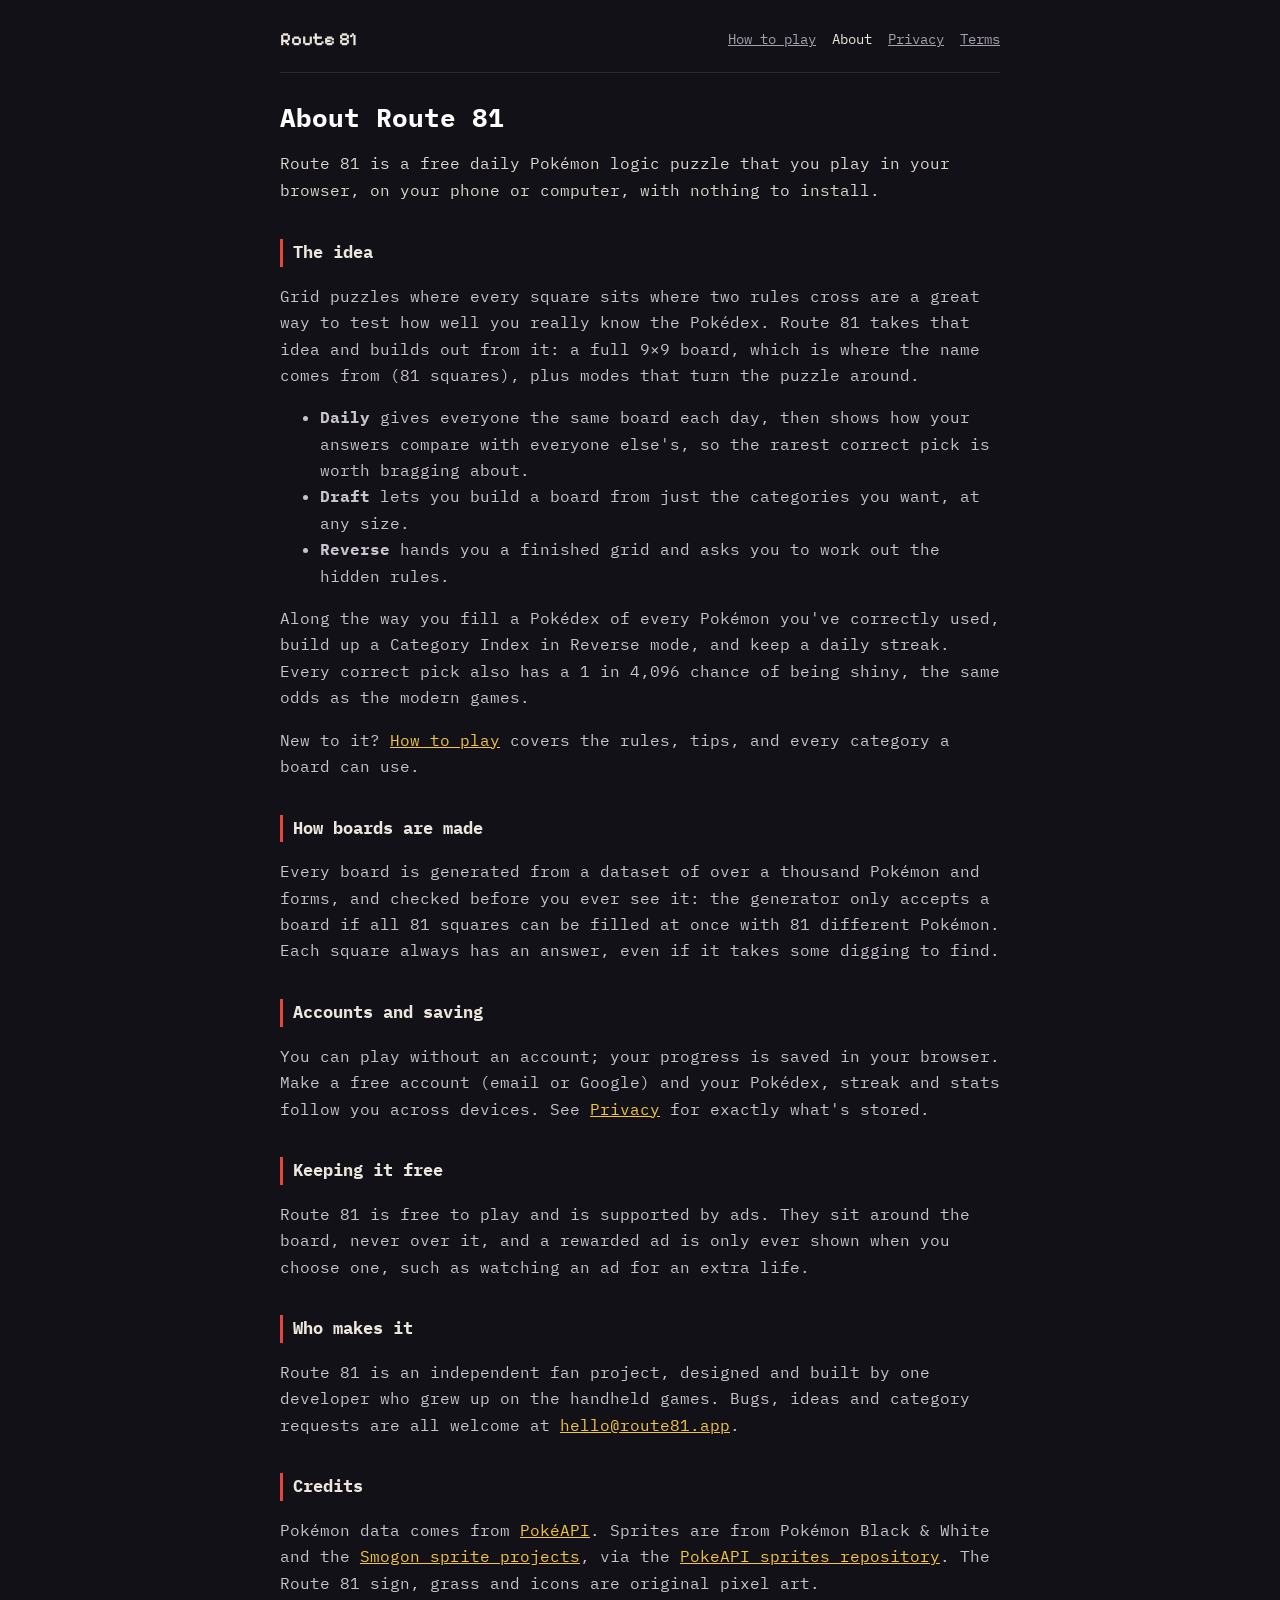
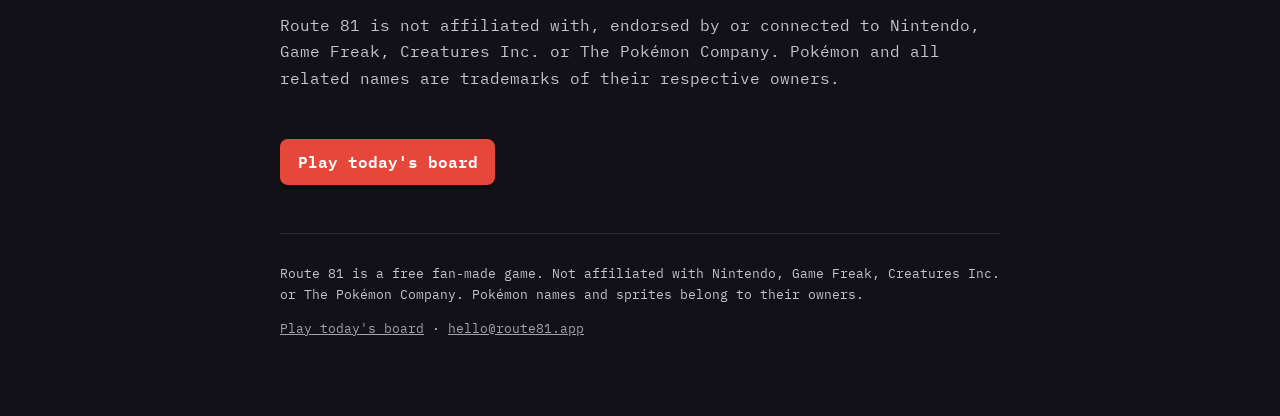
<file: frontend/about.html>
<!doctype html>
<html lang="en">
  <head>
    <meta charset="UTF-8" />
    <meta name="viewport" content="width=device-width, initial-scale=1.0" />
    <meta name="theme-color" content="#121117" />
    <title>About · Route 81</title>
    <meta name="description" content="Route 81 is a free daily Pokémon logic grid: 81 squares, three modes, a Pokédex to fill. Here&#x27;s what it is and who makes it." />
    <link rel="canonical" href="https://route81.app/about.html" />
    <meta property="og:site_name" content="Route 81" />
    <meta property="og:title" content="About · Route 81" />
    <meta property="og:description" content="Route 81 is a free daily Pokémon logic grid: 81 squares, three modes, a Pokédex to fill. Here&#x27;s what it is and who makes it." />
    <meta property="og:image" content="https://route81.app/brand/og-image.png" />
    <meta name="twitter:card" content="summary_large_image" />
    <link rel="icon" href="/favicon.ico" sizes="48x48" />
    <link rel="icon" type="image/png" sizes="32x32" href="/brand/favicon-32.png" />
    <link rel="icon" type="image/png" sizes="16x16" href="/brand/favicon-16.png" />
    <link rel="apple-touch-icon" href="/brand/apple-touch-icon.png" />
    <link rel="manifest" href="/site.webmanifest" />
    <link rel="preconnect" href="https://fonts.googleapis.com" />
    <link rel="preconnect" href="https://fonts.gstatic.com" crossorigin />
    <link href="https://fonts.googleapis.com/css2?family=IBM+Plex+Mono:wght@400;500;600&family=Pixelify+Sans:wght@600&display=swap" rel="stylesheet" />
    <link rel="stylesheet" href="./pages.css" />
  </head>
  <body>
    <main>
      <nav class="page-nav" aria-label="Site"><a class="home" href="/">Route 81</a><a href="./how-to-play.html">How to play</a><a href="./about.html" aria-current="page">About</a><a href="./privacy.html">Privacy</a><a href="./terms.html">Terms</a></nav>
      <h1>About Route 81</h1>
      <p class="lede">Route 81 is a free daily Pokémon logic puzzle that you play in your browser, on your phone or computer, with nothing to install.</p>

      <h2>The idea</h2>
      <p>Grid puzzles where every square sits where two rules cross are a great way to test how well you really know the Pokédex. Route 81 takes that idea and builds out from it: a full 9×9 board, which is where the name comes from (81 squares), plus modes that turn the puzzle around.</p>
      <ul>
        <li><strong>Daily</strong> gives everyone the same board each day, then shows how your answers compare with everyone else's, so the rarest correct pick is worth bragging about.</li>
        <li><strong>Draft</strong> lets you build a board from just the categories you want, at any size.</li>
        <li><strong>Reverse</strong> hands you a finished grid and asks you to work out the hidden rules.</li>
      </ul>
      <p>Along the way you fill a Pokédex of every Pokémon you've correctly used, build up a Category Index in Reverse mode, and keep a daily streak. Every correct pick also has a 1 in 4,096 chance of being shiny, the same odds as the modern games.</p>
      <p>New to it? <a href="./how-to-play.html">How to play</a> covers the rules, tips, and every category a board can use.</p>

      <h2>How boards are made</h2>
      <p>Every board is generated from a dataset of over a thousand Pokémon and forms, and checked before you ever see it: the generator only accepts a board if all 81 squares can be filled at once with 81 different Pokémon. Each square always has an answer, even if it takes some digging to find.</p>

      <h2>Accounts and saving</h2>
      <p>You can play without an account; your progress is saved in your browser. Make a free account (email or Google) and your Pokédex, streak and stats follow you across devices. See <a href="./privacy.html">Privacy</a> for exactly what's stored.</p>

      <h2>Keeping it free</h2>
      <p>Route 81 is free to play and is supported by ads. They sit around the board, never over it, and a rewarded ad is only ever shown when you choose one, such as watching an ad for an extra life.</p>

      <h2>Who makes it</h2>
      <p>Route 81 is an independent fan project, designed and built by one developer who grew up on the handheld games. Bugs, ideas and category requests are all welcome at <a href="mailto:hello@route81.app">hello@route81.app</a>.</p>

      <h2>Credits</h2>
      <p>Pokémon data comes from <a href="https://pokeapi.co" rel="noopener">PokéAPI</a>. Sprites are from Pokémon Black &amp; White and the <a href="https://www.smogon.com/forums/threads/x-y-sprite-project.3486712/" rel="noopener">Smogon sprite projects</a>, via the <a href="https://github.com/PokeAPI/sprites" rel="noopener">PokeAPI sprites repository</a>. The Route 81 sign, grass and icons are original pixel art.</p>
      <p>Route 81 is not affiliated with, endorsed by or connected to Nintendo, Game Freak, Creatures Inc. or The Pokémon Company. Pokémon and all related names are trademarks of their respective owners.</p>

      <a class="cta" href="/">Play today's board</a>

      <footer class="page-foot">
        <p>Route 81 is a free fan-made game. Not affiliated with Nintendo, Game Freak, Creatures Inc. or The Pokémon Company. Pokémon names and sprites belong to their owners.</p>
        <p><a href="/">Play today's board</a> · <a href="mailto:hello@route81.app">hello@route81.app</a></p>
      </footer>
    </main>
  </body>
</html>
</file>
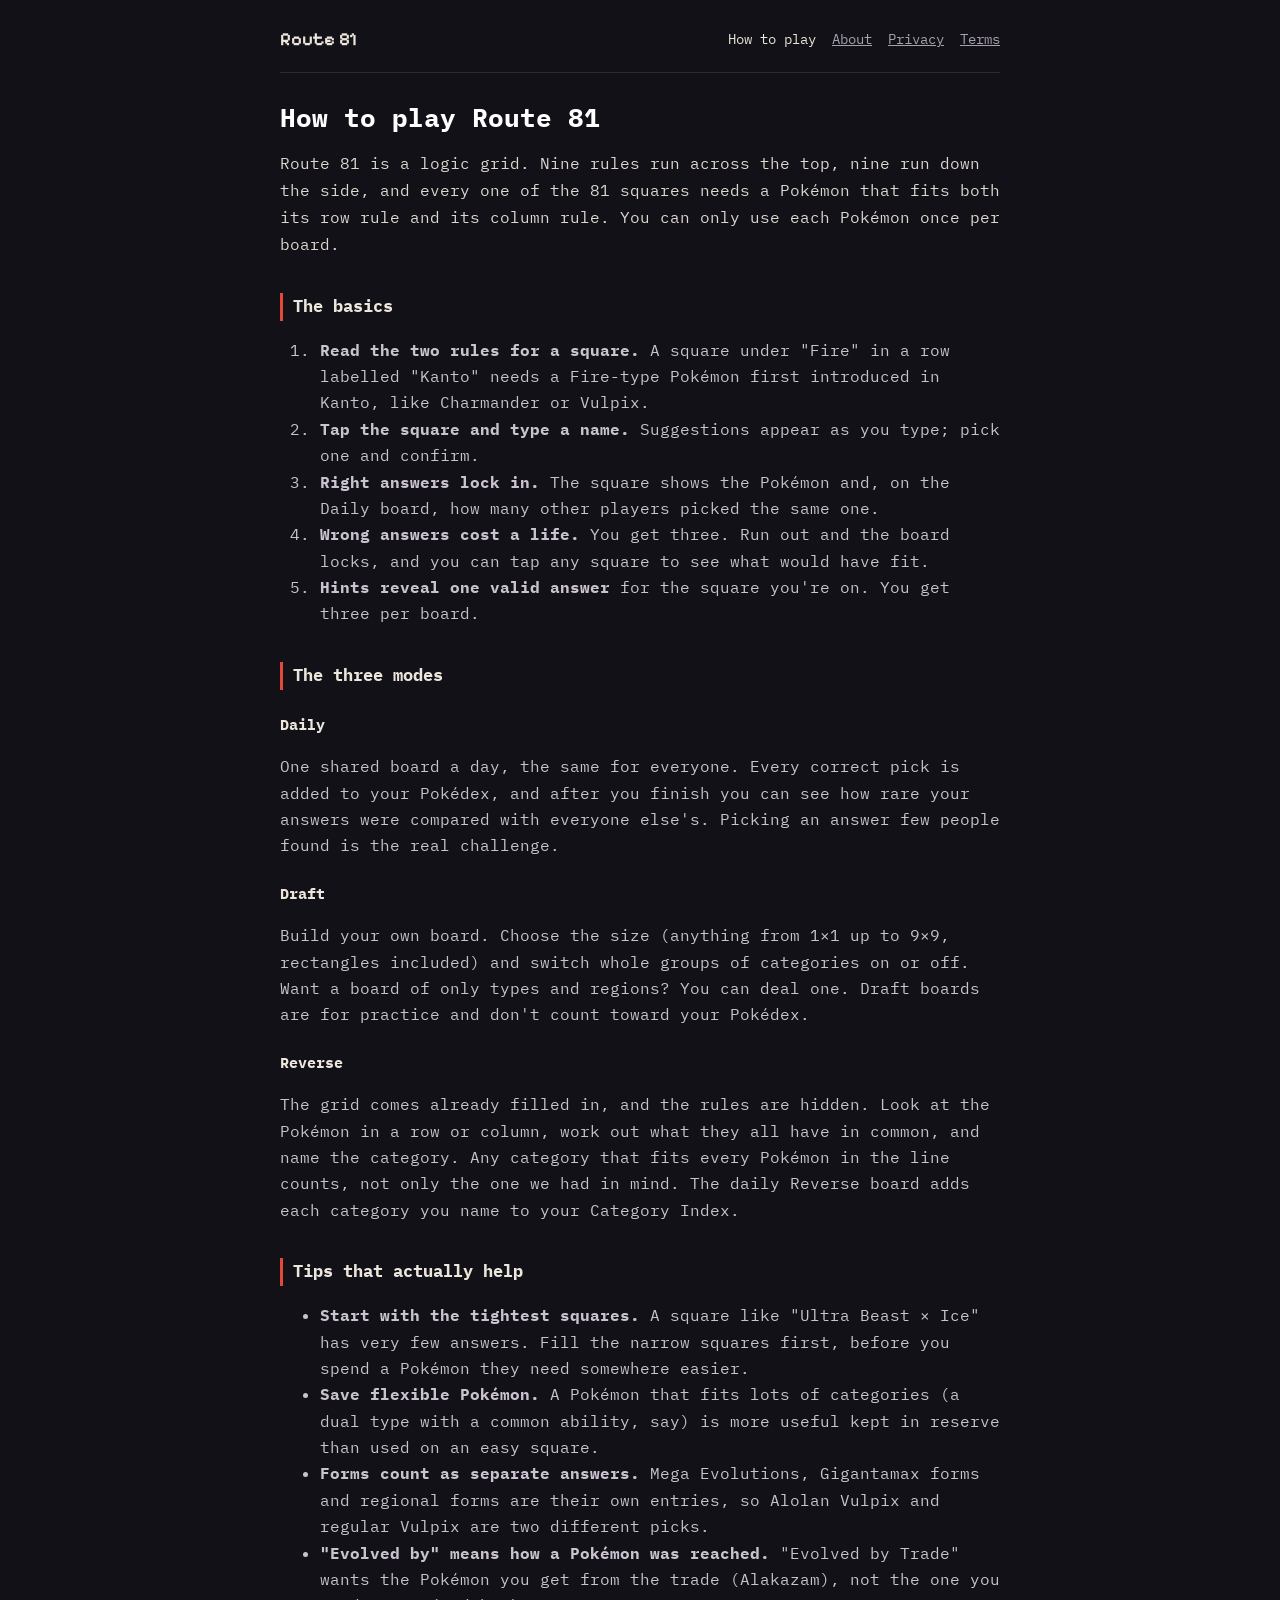
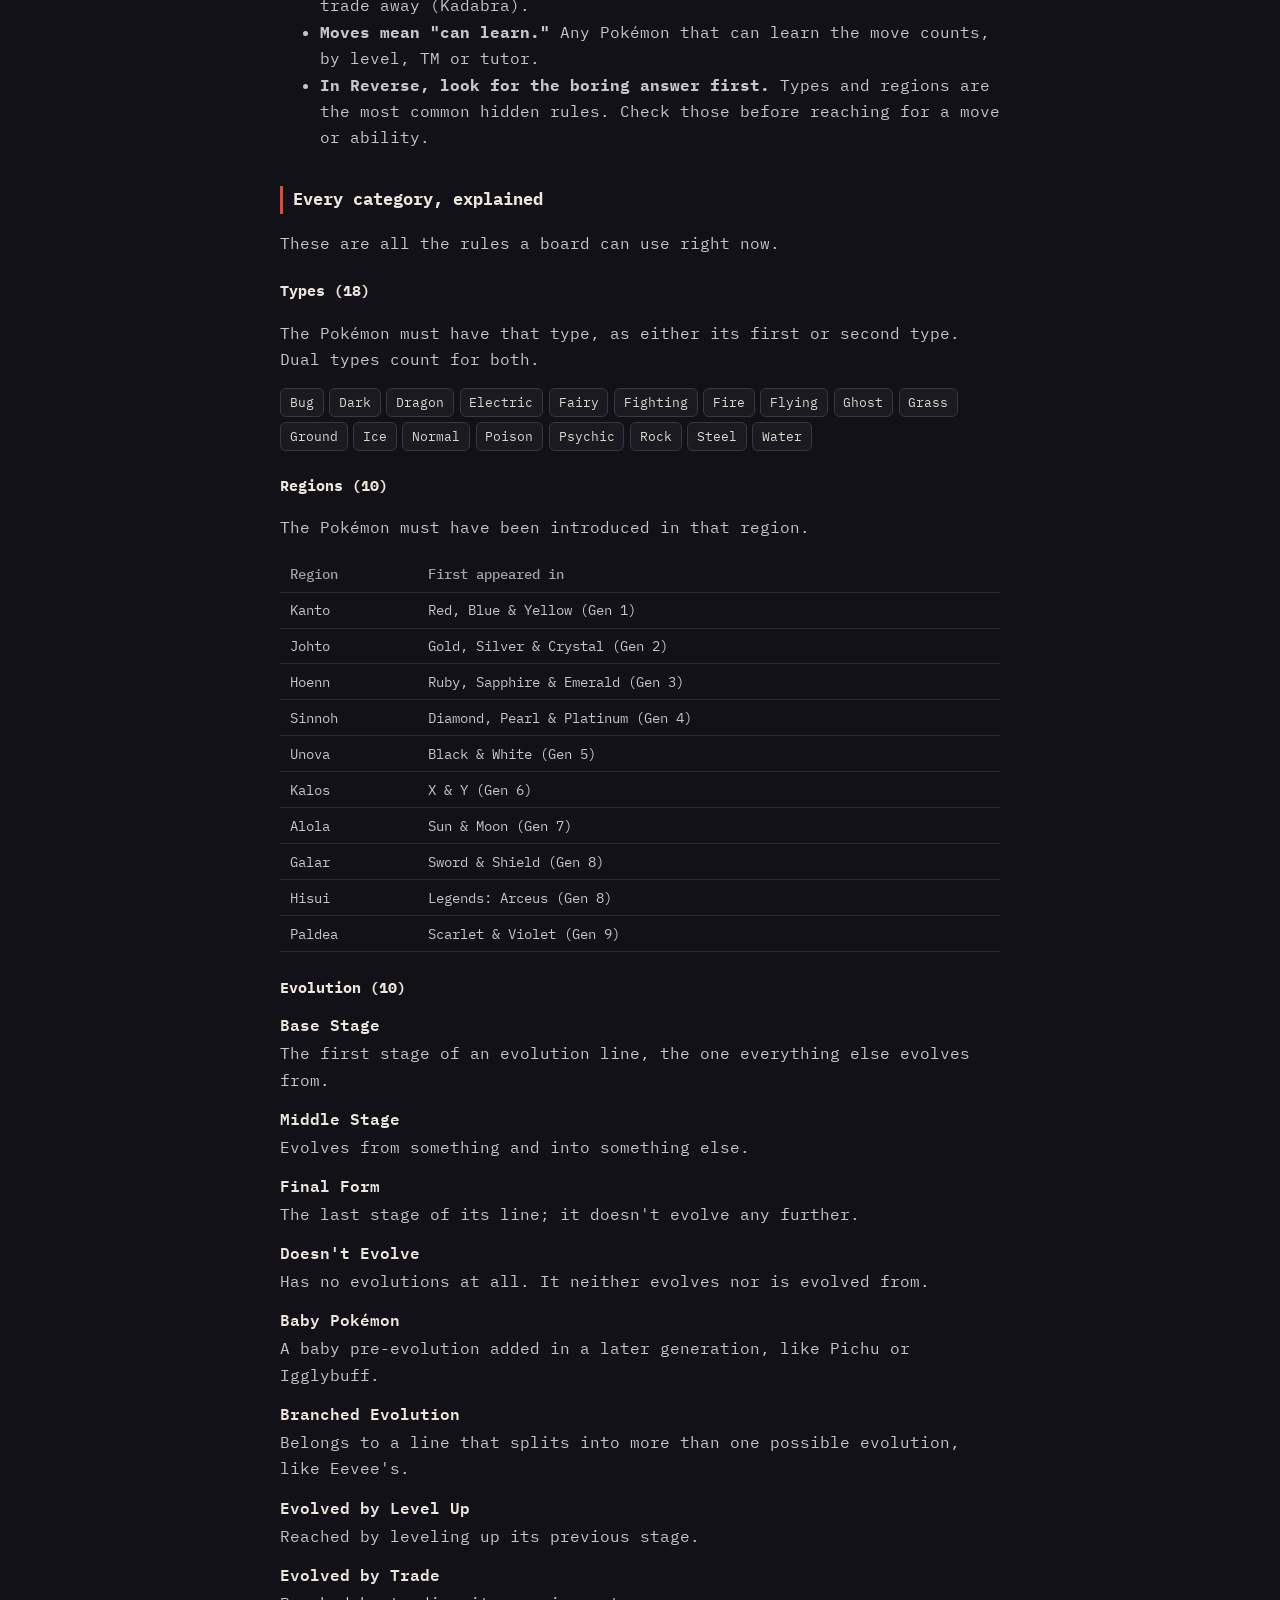
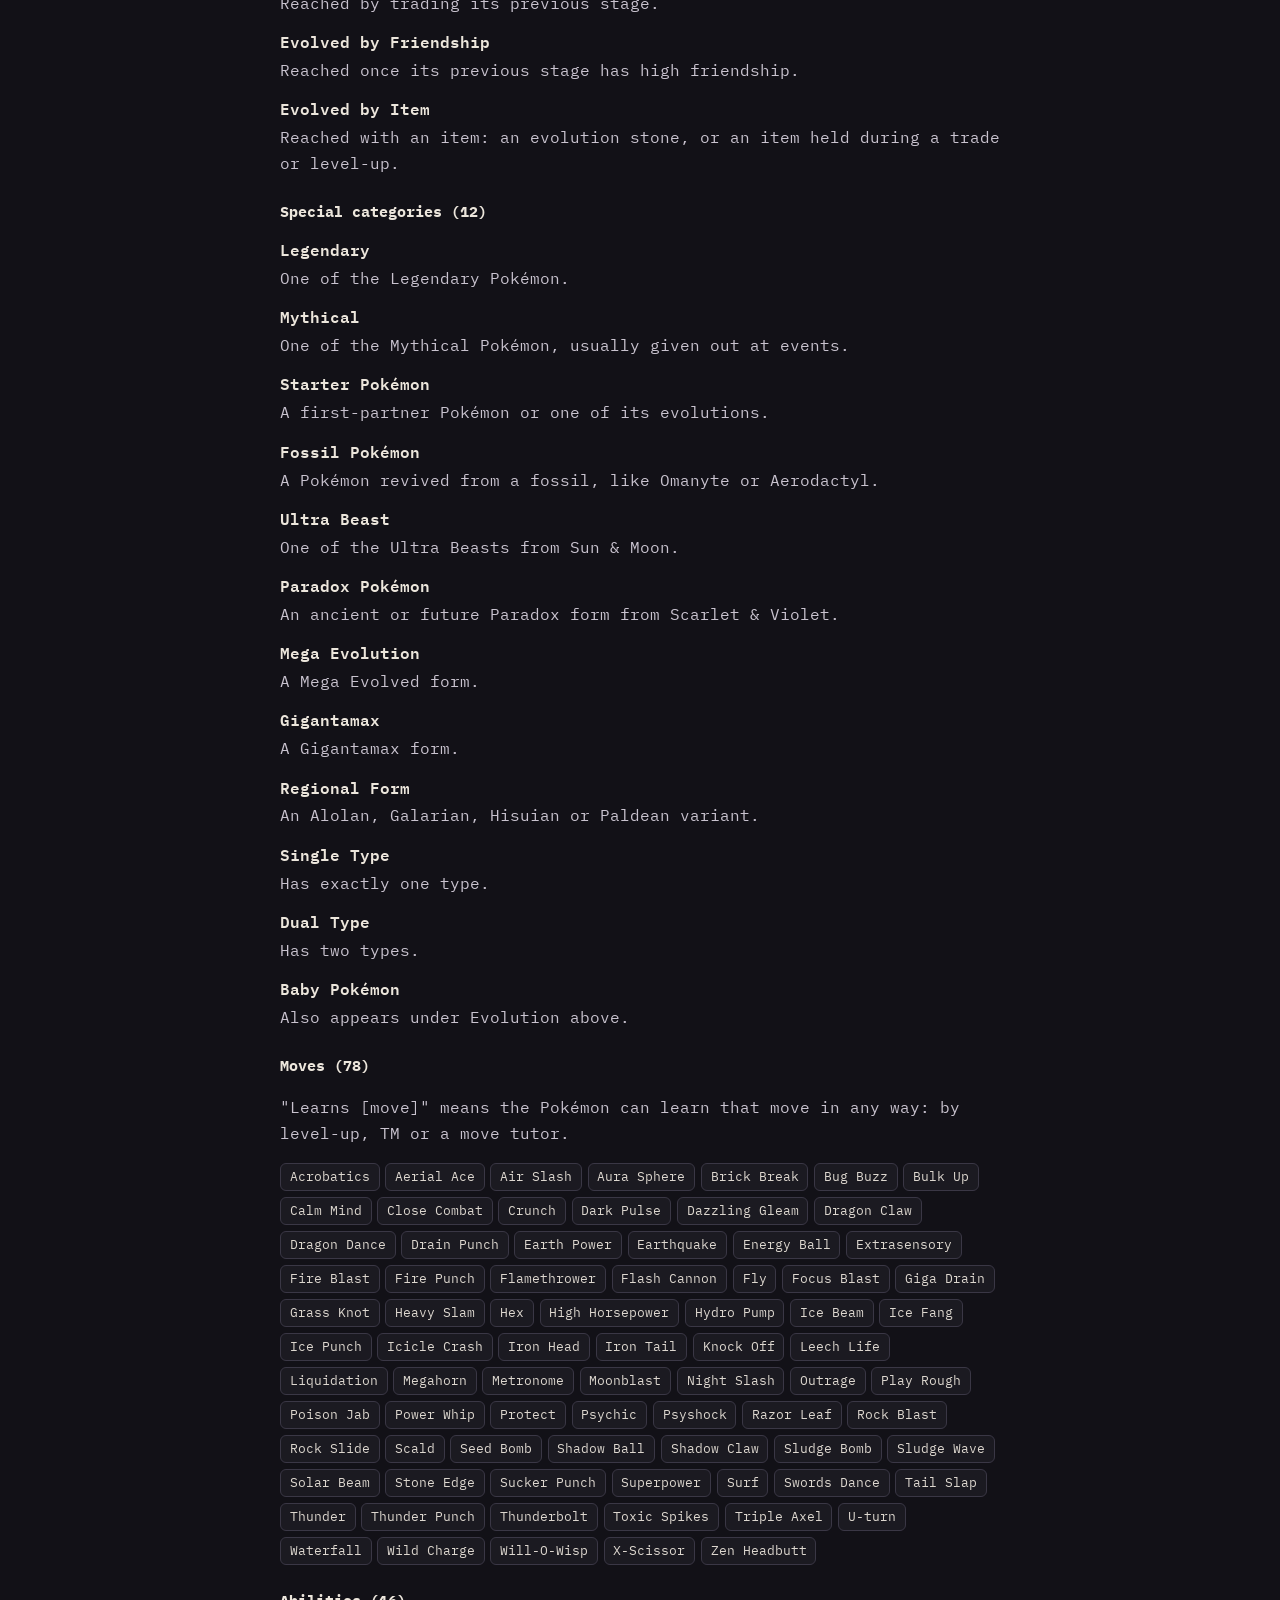
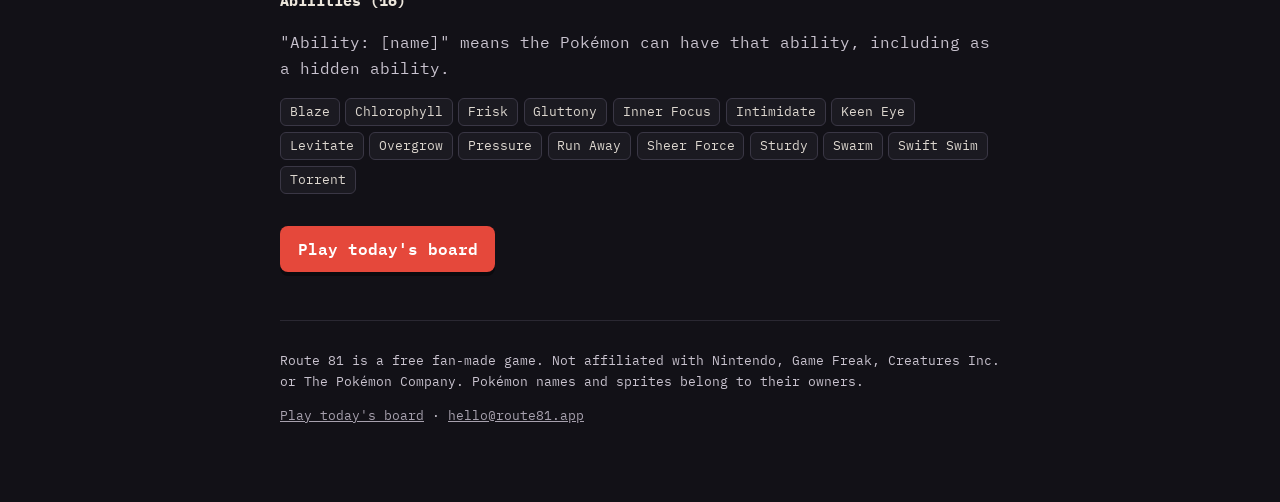
<file: frontend/how-to-play.html>
<!doctype html>
<html lang="en">
  <head>
    <meta charset="UTF-8" />
    <meta name="viewport" content="width=device-width, initial-scale=1.0" />
    <meta name="theme-color" content="#121117" />
    <title>How to play · Route 81</title>
    <meta name="description" content="The rules of Route 81, tips for solving the board, and a guide to every category: types, regions, evolution, moves and abilities." />
    <link rel="canonical" href="https://route81.app/how-to-play.html" />
    <meta property="og:site_name" content="Route 81" />
    <meta property="og:title" content="How to play · Route 81" />
    <meta property="og:description" content="The rules of Route 81, tips for solving the board, and a guide to every category: types, regions, evolution, moves and abilities." />
    <meta property="og:image" content="https://route81.app/brand/og-image.png" />
    <meta name="twitter:card" content="summary_large_image" />
    <link rel="icon" href="/favicon.ico" sizes="48x48" />
    <link rel="icon" type="image/png" sizes="32x32" href="/brand/favicon-32.png" />
    <link rel="icon" type="image/png" sizes="16x16" href="/brand/favicon-16.png" />
    <link rel="apple-touch-icon" href="/brand/apple-touch-icon.png" />
    <link rel="manifest" href="/site.webmanifest" />
    <link rel="preconnect" href="https://fonts.googleapis.com" />
    <link rel="preconnect" href="https://fonts.gstatic.com" crossorigin />
    <link href="https://fonts.googleapis.com/css2?family=IBM+Plex+Mono:wght@400;500;600&family=Pixelify+Sans:wght@600&display=swap" rel="stylesheet" />
    <link rel="stylesheet" href="./pages.css" />
  </head>
  <body>
    <main>
      <nav class="page-nav" aria-label="Site"><a class="home" href="/">Route 81</a><a href="./how-to-play.html" aria-current="page">How to play</a><a href="./about.html">About</a><a href="./privacy.html">Privacy</a><a href="./terms.html">Terms</a></nav>
      <h1>How to play Route 81</h1>
      <p class="lede">Route 81 is a logic grid. Nine rules run across the top, nine run down the side, and every one of the 81 squares needs a Pokémon that fits both its row rule and its column rule. You can only use each Pokémon once per board.</p>

      <h2>The basics</h2>
      <ol>
        <li><strong>Read the two rules for a square.</strong> A square under "Fire" in a row labelled "Kanto" needs a Fire-type Pokémon first introduced in Kanto, like Charmander or Vulpix.</li>
        <li><strong>Tap the square and type a name.</strong> Suggestions appear as you type; pick one and confirm.</li>
        <li><strong>Right answers lock in.</strong> The square shows the Pokémon and, on the Daily board, how many other players picked the same one.</li>
        <li><strong>Wrong answers cost a life.</strong> You get three. Run out and the board locks, and you can tap any square to see what would have fit.</li>
        <li><strong>Hints reveal one valid answer</strong> for the square you're on. You get three per board.</li>
      </ol>

      <h2>The three modes</h2>
      <h3>Daily</h3>
      <p>One shared board a day, the same for everyone. Every correct pick is added to your Pokédex, and after you finish you can see how rare your answers were compared with everyone else's. Picking an answer few people found is the real challenge.</p>
      <h3>Draft</h3>
      <p>Build your own board. Choose the size (anything from 1×1 up to 9×9, rectangles included) and switch whole groups of categories on or off. Want a board of only types and regions? You can deal one. Draft boards are for practice and don't count toward your Pokédex.</p>
      <h3>Reverse</h3>
      <p>The grid comes already filled in, and the rules are hidden. Look at the Pokémon in a row or column, work out what they all have in common, and name the category. Any category that fits every Pokémon in the line counts, not only the one we had in mind. The daily Reverse board adds each category you name to your Category Index.</p>

      <h2>Tips that actually help</h2>
      <ul>
        <li><strong>Start with the tightest squares.</strong> A square like "Ultra Beast × Ice" has very few answers. Fill the narrow squares first, before you spend a Pokémon they need somewhere easier.</li>
        <li><strong>Save flexible Pokémon.</strong> A Pokémon that fits lots of categories (a dual type with a common ability, say) is more useful kept in reserve than used on an easy square.</li>
        <li><strong>Forms count as separate answers.</strong> Mega Evolutions, Gigantamax forms and regional forms are their own entries, so Alolan Vulpix and regular Vulpix are two different picks.</li>
        <li><strong>"Evolved by" means how a Pokémon was reached.</strong> "Evolved by Trade" wants the Pokémon you get from the trade (Alakazam), not the one you trade away (Kadabra).</li>
        <li><strong>Moves mean "can learn."</strong> Any Pokémon that can learn the move counts, by level, TM or tutor.</li>
        <li><strong>In Reverse, look for the boring answer first.</strong> Types and regions are the most common hidden rules. Check those before reaching for a move or ability.</li>
      </ul>

      <h2>Every category, explained</h2>
      <p>These are all the rules a board can use right now.</p>

      <h3>Types (18)</h3>
      <p>The Pokémon must have that type, as either its first or second type. Dual types count for both.</p>
      <ul class="chips"><li>Bug</li><li>Dark</li><li>Dragon</li><li>Electric</li><li>Fairy</li><li>Fighting</li><li>Fire</li><li>Flying</li><li>Ghost</li><li>Grass</li><li>Ground</li><li>Ice</li><li>Normal</li><li>Poison</li><li>Psychic</li><li>Rock</li><li>Steel</li><li>Water</li></ul>

      <h3>Regions (10)</h3>
      <p>The Pokémon must have been introduced in that region.</p>
      <table class="regions">
        <tr><th>Region</th><th>First appeared in</th></tr>
        <tr><td>Kanto</td><td>Red, Blue &amp; Yellow (Gen 1)</td></tr>
        <tr><td>Johto</td><td>Gold, Silver &amp; Crystal (Gen 2)</td></tr>
        <tr><td>Hoenn</td><td>Ruby, Sapphire &amp; Emerald (Gen 3)</td></tr>
        <tr><td>Sinnoh</td><td>Diamond, Pearl &amp; Platinum (Gen 4)</td></tr>
        <tr><td>Unova</td><td>Black &amp; White (Gen 5)</td></tr>
        <tr><td>Kalos</td><td>X &amp; Y (Gen 6)</td></tr>
        <tr><td>Alola</td><td>Sun &amp; Moon (Gen 7)</td></tr>
        <tr><td>Galar</td><td>Sword &amp; Shield (Gen 8)</td></tr>
        <tr><td>Hisui</td><td>Legends: Arceus (Gen 8)</td></tr>
        <tr><td>Paldea</td><td>Scarlet &amp; Violet (Gen 9)</td></tr>
      </table>

      <h3>Evolution (10)</h3>
      <dl class="cats">
        <dt>Base Stage</dt><dd>The first stage of an evolution line, the one everything else evolves from.</dd>
        <dt>Middle Stage</dt><dd>Evolves from something and into something else.</dd>
        <dt>Final Form</dt><dd>The last stage of its line; it doesn't evolve any further.</dd>
        <dt>Doesn't Evolve</dt><dd>Has no evolutions at all. It neither evolves nor is evolved from.</dd>
        <dt>Baby Pokémon</dt><dd>A baby pre-evolution added in a later generation, like Pichu or Igglybuff.</dd>
        <dt>Branched Evolution</dt><dd>Belongs to a line that splits into more than one possible evolution, like Eevee's.</dd>
        <dt>Evolved by Level Up</dt><dd>Reached by leveling up its previous stage.</dd>
        <dt>Evolved by Trade</dt><dd>Reached by trading its previous stage.</dd>
        <dt>Evolved by Friendship</dt><dd>Reached once its previous stage has high friendship.</dd>
        <dt>Evolved by Item</dt><dd>Reached with an item: an evolution stone, or an item held during a trade or level-up.</dd>
      </dl>

      <h3>Special categories (12)</h3>
      <dl class="cats">
        <dt>Legendary</dt><dd>One of the Legendary Pokémon.</dd>
        <dt>Mythical</dt><dd>One of the Mythical Pokémon, usually given out at events.</dd>
        <dt>Starter Pokémon</dt><dd>A first-partner Pokémon or one of its evolutions.</dd>
        <dt>Fossil Pokémon</dt><dd>A Pokémon revived from a fossil, like Omanyte or Aerodactyl.</dd>
        <dt>Ultra Beast</dt><dd>One of the Ultra Beasts from Sun &amp; Moon.</dd>
        <dt>Paradox Pokémon</dt><dd>An ancient or future Paradox form from Scarlet &amp; Violet.</dd>
        <dt>Mega Evolution</dt><dd>A Mega Evolved form.</dd>
        <dt>Gigantamax</dt><dd>A Gigantamax form.</dd>
        <dt>Regional Form</dt><dd>An Alolan, Galarian, Hisuian or Paldean variant.</dd>
        <dt>Single Type</dt><dd>Has exactly one type.</dd>
        <dt>Dual Type</dt><dd>Has two types.</dd>
        <dt>Baby Pokémon</dt><dd>Also appears under Evolution above.</dd>
      </dl>

      <h3>Moves (78)</h3>
      <p>"Learns [move]" means the Pokémon can learn that move in any way: by level-up, TM or a move tutor.</p>
      <ul class="chips"><li>Acrobatics</li><li>Aerial Ace</li><li>Air Slash</li><li>Aura Sphere</li><li>Brick Break</li><li>Bug Buzz</li><li>Bulk Up</li><li>Calm Mind</li><li>Close Combat</li><li>Crunch</li><li>Dark Pulse</li><li>Dazzling Gleam</li><li>Dragon Claw</li><li>Dragon Dance</li><li>Drain Punch</li><li>Earth Power</li><li>Earthquake</li><li>Energy Ball</li><li>Extrasensory</li><li>Fire Blast</li><li>Fire Punch</li><li>Flamethrower</li><li>Flash Cannon</li><li>Fly</li><li>Focus Blast</li><li>Giga Drain</li><li>Grass Knot</li><li>Heavy Slam</li><li>Hex</li><li>High Horsepower</li><li>Hydro Pump</li><li>Ice Beam</li><li>Ice Fang</li><li>Ice Punch</li><li>Icicle Crash</li><li>Iron Head</li><li>Iron Tail</li><li>Knock Off</li><li>Leech Life</li><li>Liquidation</li><li>Megahorn</li><li>Metronome</li><li>Moonblast</li><li>Night Slash</li><li>Outrage</li><li>Play Rough</li><li>Poison Jab</li><li>Power Whip</li><li>Protect</li><li>Psychic</li><li>Psyshock</li><li>Razor Leaf</li><li>Rock Blast</li><li>Rock Slide</li><li>Scald</li><li>Seed Bomb</li><li>Shadow Ball</li><li>Shadow Claw</li><li>Sludge Bomb</li><li>Sludge Wave</li><li>Solar Beam</li><li>Stone Edge</li><li>Sucker Punch</li><li>Superpower</li><li>Surf</li><li>Swords Dance</li><li>Tail Slap</li><li>Thunder</li><li>Thunder Punch</li><li>Thunderbolt</li><li>Toxic Spikes</li><li>Triple Axel</li><li>U-turn</li><li>Waterfall</li><li>Wild Charge</li><li>Will-O-Wisp</li><li>X-Scissor</li><li>Zen Headbutt</li></ul>

      <h3>Abilities (16)</h3>
      <p>"Ability: [name]" means the Pokémon can have that ability, including as a hidden ability.</p>
      <ul class="chips"><li>Blaze</li><li>Chlorophyll</li><li>Frisk</li><li>Gluttony</li><li>Inner Focus</li><li>Intimidate</li><li>Keen Eye</li><li>Levitate</li><li>Overgrow</li><li>Pressure</li><li>Run Away</li><li>Sheer Force</li><li>Sturdy</li><li>Swarm</li><li>Swift Swim</li><li>Torrent</li></ul>

      <a class="cta" href="/">Play today's board</a>

      <footer class="page-foot">
        <p>Route 81 is a free fan-made game. Not affiliated with Nintendo, Game Freak, Creatures Inc. or The Pokémon Company. Pokémon names and sprites belong to their owners.</p>
        <p><a href="/">Play today's board</a> · <a href="mailto:hello@route81.app">hello@route81.app</a></p>
      </footer>
    </main>
  </body>
</html>
</file>
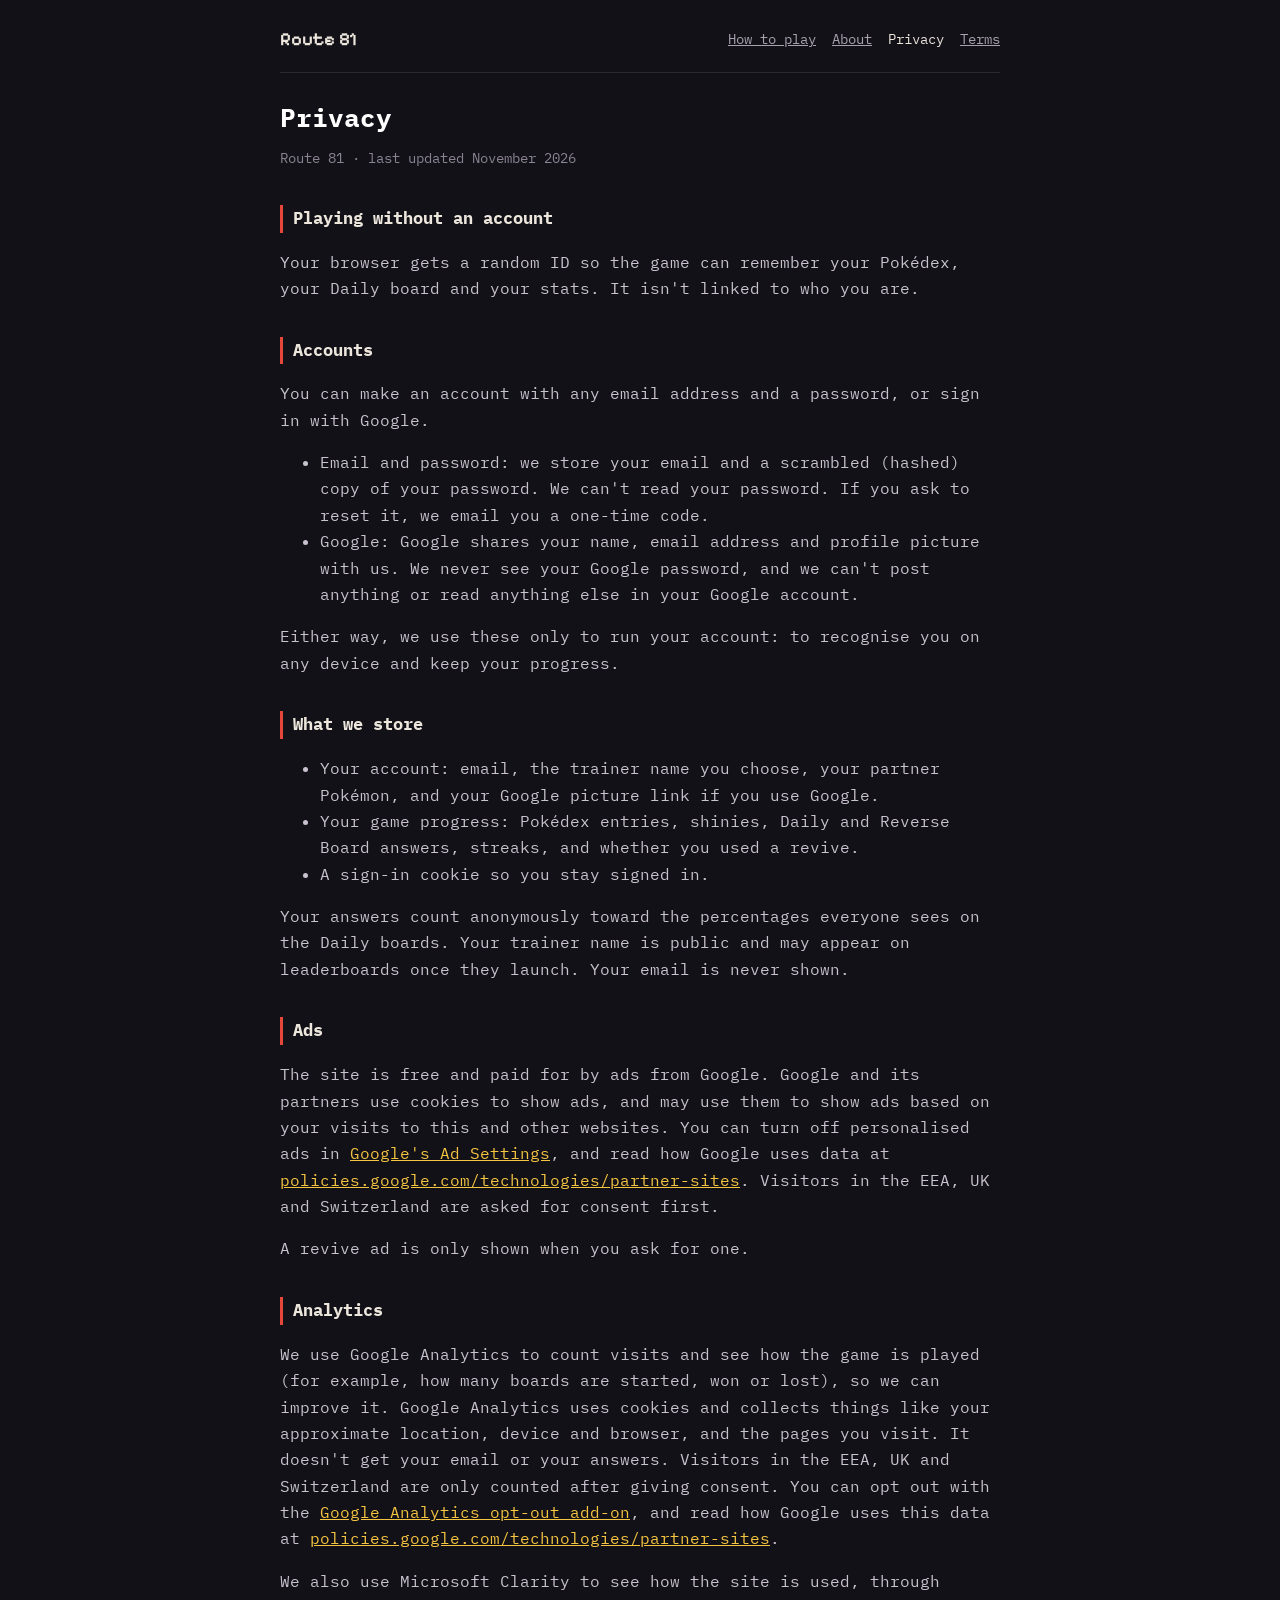
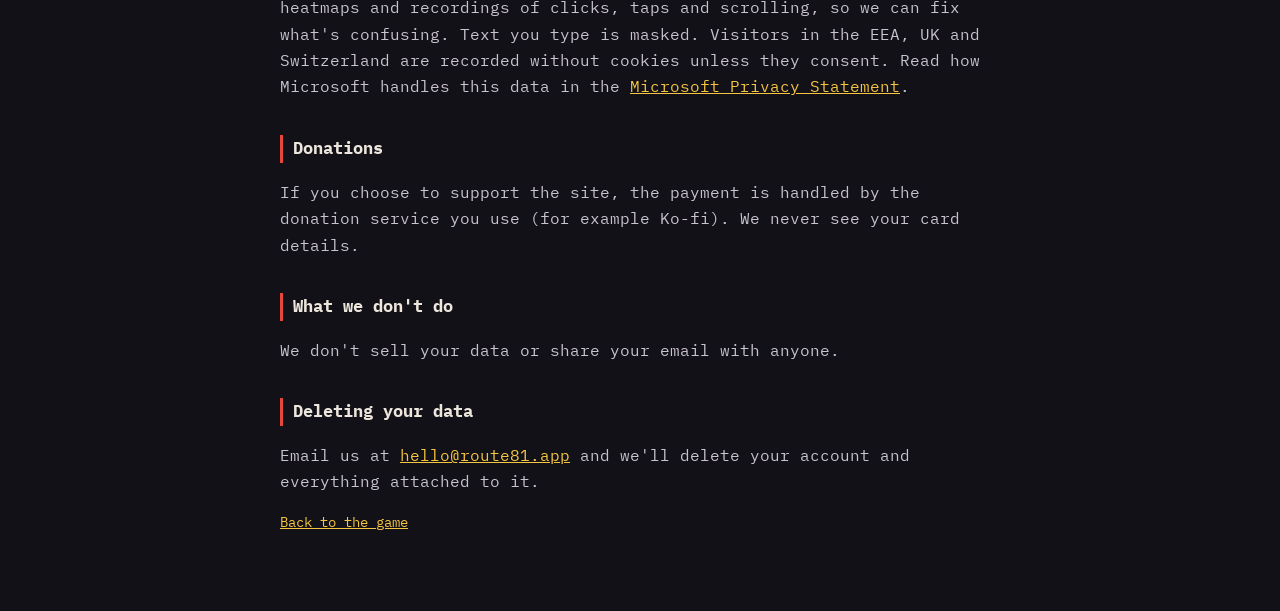
<file: frontend/privacy.html>
<!doctype html>
<html lang="en">
  <head>
    <meta charset="UTF-8" />
    <meta name="viewport" content="width=device-width, initial-scale=1.0" />
    <meta name="theme-color" content="#121117" />
    <title>Privacy · Route 81</title>
    <link rel="icon" href="/favicon.ico" sizes="48x48" />
    <link rel="icon" type="image/png" sizes="32x32" href="/brand/favicon-32.png" />
    <link rel="icon" type="image/png" sizes="16x16" href="/brand/favicon-16.png" />
    <link rel="apple-touch-icon" href="/brand/apple-touch-icon.png" />
    <link rel="manifest" href="/site.webmanifest" />
    <link rel="canonical" href="https://route81.app/privacy.html" />
    <link rel="preconnect" href="https://fonts.googleapis.com" />
    <link rel="preconnect" href="https://fonts.gstatic.com" crossorigin />
    <link href="https://fonts.googleapis.com/css2?family=IBM+Plex+Mono:wght@400;500;600&family=Pixelify+Sans:wght@600&display=swap" rel="stylesheet" />
    <link rel="stylesheet" href="./pages.css" />
  </head>
  <body>
    <main>
      <nav class="page-nav" aria-label="Site"><a class="home" href="/">Route 81</a><a href="./how-to-play.html">How to play</a><a href="./about.html">About</a><a href="./privacy.html" aria-current="page">Privacy</a><a href="./terms.html">Terms</a></nav>
      <h1>Privacy</h1>
      <p class="muted">Route 81 · last updated November 2026</p>

      <h2>Playing without an account</h2>
      <p>Your browser gets a random ID so the game can remember your Pokédex, your Daily board and your stats. It isn't linked to who you are.</p>

      <h2>Accounts</h2>
      <p>You can make an account with any email address and a password, or sign in with Google.</p>
      <ul>
        <li>Email and password: we store your email and a scrambled (hashed) copy of your password. We can't read your password. If you ask to reset it, we email you a one-time code.</li>
        <li>Google: Google shares your name, email address and profile picture with us. We never see your Google password, and we can't post anything or read anything else in your Google account.</li>
      </ul>
      <p>Either way, we use these only to run your account: to recognise you on any device and keep your progress.</p>

      <h2>What we store</h2>
      <ul>
        <li>Your account: email, the trainer name you choose, your partner Pokémon, and your Google picture link if you use Google.</li>
        <li>Your game progress: Pokédex entries, shinies, Daily and Reverse Board answers, streaks, and whether you used a revive.</li>
        <li>A sign-in cookie so you stay signed in.</li>
      </ul>
      <p>Your answers count anonymously toward the percentages everyone sees on the Daily boards. Your trainer name is public and may appear on leaderboards once they launch. Your email is never shown.</p>

      <h2>Ads</h2>
      <p>The site is free and paid for by ads from Google. Google and its partners use cookies to show ads, and may use them to show ads based on your visits to this and other websites. You can turn off personalised ads in <a href="https://adssettings.google.com" rel="noopener">Google's Ad Settings</a>, and read how Google uses data at <a href="https://policies.google.com/technologies/partner-sites" rel="noopener">policies.google.com/technologies/partner-sites</a>. Visitors in the EEA, UK and Switzerland are asked for consent first.</p>
      <p>A revive ad is only shown when you ask for one.</p>

      <h2>Analytics</h2>
      <p>We use Google Analytics to count visits and see how the game is played (for example, how many boards are started, won or lost), so we can improve it. Google Analytics uses cookies and collects things like your approximate location, device and browser, and the pages you visit. It doesn't get your email or your answers. Visitors in the EEA, UK and Switzerland are only counted after giving consent. You can opt out with the <a href="https://tools.google.com/dlpage/gaoptout" rel="noopener">Google Analytics opt-out add-on</a>, and read how Google uses this data at <a href="https://policies.google.com/technologies/partner-sites" rel="noopener">policies.google.com/technologies/partner-sites</a>.</p>

      <p>We also use Microsoft Clarity to see how the site is used, through heatmaps and recordings of clicks, taps and scrolling, so we can fix what's confusing. Text you type is masked. Visitors in the EEA, UK and Switzerland are recorded without cookies unless they consent. Read how Microsoft handles this data in the <a href="https://privacy.microsoft.com/privacystatement" rel="noopener">Microsoft Privacy Statement</a>.</p>

      <h2>Donations</h2>
      <p>If you choose to support the site, the payment is handled by the donation service you use (for example Ko-fi). We never see your card details.</p>

      <h2>What we don't do</h2>
      <p>We don't sell your data or share your email with anyone.</p>

      <h2>Deleting your data</h2>
      <p>Email us at <a href="mailto:hello@route81.app">hello@route81.app</a> and we'll delete your account and everything attached to it.</p>

      <p class="muted"><a href="./">Back to the game</a></p>
    </main>
  </body>
</html>
</file>
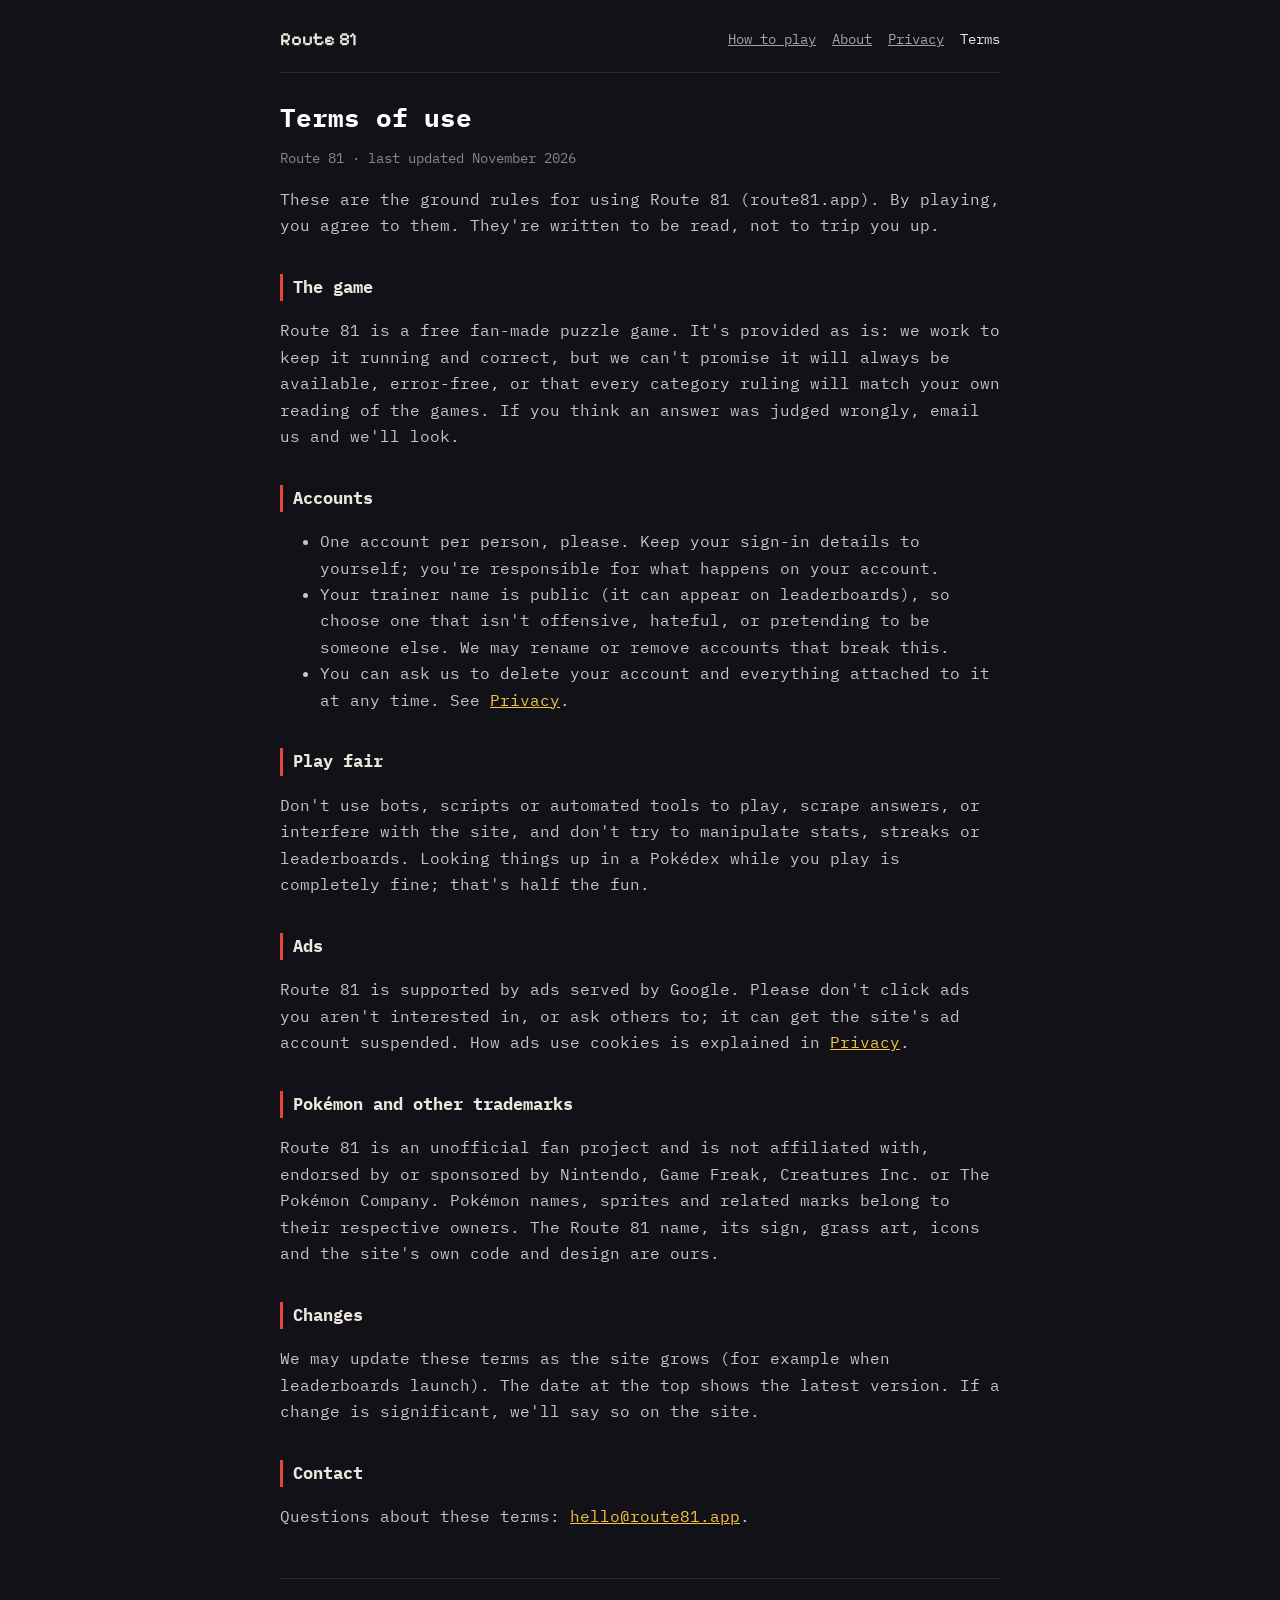
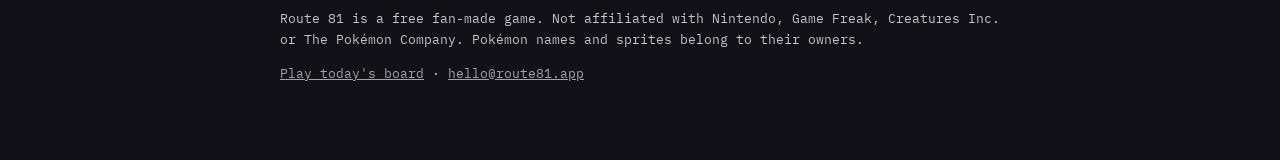
<file: frontend/terms.html>
<!doctype html>
<html lang="en">
  <head>
    <meta charset="UTF-8" />
    <meta name="viewport" content="width=device-width, initial-scale=1.0" />
    <meta name="theme-color" content="#121117" />
    <title>Terms of use · Route 81</title>
    <meta name="description" content="The ground rules for playing Route 81." />
    <link rel="canonical" href="https://route81.app/terms.html" />
    <meta property="og:site_name" content="Route 81" />
    <meta property="og:title" content="Terms of use · Route 81" />
    <meta property="og:description" content="The ground rules for playing Route 81." />
    <meta property="og:image" content="https://route81.app/brand/og-image.png" />
    <meta name="twitter:card" content="summary_large_image" />
    <link rel="icon" href="/favicon.ico" sizes="48x48" />
    <link rel="icon" type="image/png" sizes="32x32" href="/brand/favicon-32.png" />
    <link rel="icon" type="image/png" sizes="16x16" href="/brand/favicon-16.png" />
    <link rel="apple-touch-icon" href="/brand/apple-touch-icon.png" />
    <link rel="manifest" href="/site.webmanifest" />
    <link rel="preconnect" href="https://fonts.googleapis.com" />
    <link rel="preconnect" href="https://fonts.gstatic.com" crossorigin />
    <link href="https://fonts.googleapis.com/css2?family=IBM+Plex+Mono:wght@400;500;600&family=Pixelify+Sans:wght@600&display=swap" rel="stylesheet" />
    <link rel="stylesheet" href="./pages.css" />
  </head>
  <body>
    <main>
      <nav class="page-nav" aria-label="Site"><a class="home" href="/">Route 81</a><a href="./how-to-play.html">How to play</a><a href="./about.html">About</a><a href="./privacy.html">Privacy</a><a href="./terms.html" aria-current="page">Terms</a></nav>
      <h1>Terms of use</h1>
      <p class="muted">Route 81 · last updated November 2026</p>
      <p>These are the ground rules for using Route 81 (route81.app). By playing, you agree to them. They're written to be read, not to trip you up.</p>

      <h2>The game</h2>
      <p>Route 81 is a free fan-made puzzle game. It's provided as is: we work to keep it running and correct, but we can't promise it will always be available, error-free, or that every category ruling will match your own reading of the games. If you think an answer was judged wrongly, email us and we'll look.</p>

      <h2>Accounts</h2>
      <ul>
        <li>One account per person, please. Keep your sign-in details to yourself; you're responsible for what happens on your account.</li>
        <li>Your trainer name is public (it can appear on leaderboards), so choose one that isn't offensive, hateful, or pretending to be someone else. We may rename or remove accounts that break this.</li>
        <li>You can ask us to delete your account and everything attached to it at any time. See <a href="./privacy.html">Privacy</a>.</li>
      </ul>

      <h2>Play fair</h2>
      <p>Don't use bots, scripts or automated tools to play, scrape answers, or interfere with the site, and don't try to manipulate stats, streaks or leaderboards. Looking things up in a Pokédex while you play is completely fine; that's half the fun.</p>

      <h2>Ads</h2>
      <p>Route 81 is supported by ads served by Google. Please don't click ads you aren't interested in, or ask others to; it can get the site's ad account suspended. How ads use cookies is explained in <a href="./privacy.html">Privacy</a>.</p>

      <h2>Pokémon and other trademarks</h2>
      <p>Route 81 is an unofficial fan project and is not affiliated with, endorsed by or sponsored by Nintendo, Game Freak, Creatures Inc. or The Pokémon Company. Pokémon names, sprites and related marks belong to their respective owners. The Route 81 name, its sign, grass art, icons and the site's own code and design are ours.</p>

      <h2>Changes</h2>
      <p>We may update these terms as the site grows (for example when leaderboards launch). The date at the top shows the latest version. If a change is significant, we'll say so on the site.</p>

      <h2>Contact</h2>
      <p>Questions about these terms: <a href="mailto:hello@route81.app">hello@route81.app</a>.</p>

      <footer class="page-foot">
        <p>Route 81 is a free fan-made game. Not affiliated with Nintendo, Game Freak, Creatures Inc. or The Pokémon Company. Pokémon names and sprites belong to their owners.</p>
        <p><a href="/">Play today's board</a> · <a href="mailto:hello@route81.app">hello@route81.app</a></p>
      </footer>
    </main>
  </body>
</html>
</file>
<file: frontend/pages.css>
/* pages.css — the plain reading pages (How to play, About, Terms, Privacy).
   Same palette and fonts as the game, set for comfortable reading. */
:root { color-scheme: dark; }
body {
  margin: 0;
  background: #121117;
  color: #ece6dc;
  font: 16px/1.65 "IBM Plex Mono", ui-monospace, monospace;
}
main { max-width: 720px; margin: 0 auto; padding: 1.5rem 1.25rem 4rem; }

.page-nav {
  display: flex;
  flex-wrap: wrap;
  align-items: center;
  gap: 0.4rem 1rem;
  padding-bottom: 1.1rem;
  margin-bottom: 1.8rem;
  border-bottom: 1px solid #2a2832;
  font-size: 0.85rem;
}
.page-nav .home {
  margin-right: auto;
  font-family: "Pixelify Sans", "IBM Plex Mono", monospace;
  font-weight: 600;
  font-size: 1.15rem;
  color: #ece6dc;
  text-decoration: none;
}
.page-nav a { color: #a7a1ae; }
.page-nav a[aria-current="page"] { color: #ece6dc; text-decoration: none; }

h1 { font-size: 1.6rem; color: #fff; margin: 0 0 0.3rem; line-height: 1.25; }
h2 {
  font-size: 1.05rem;
  color: #ece6dc;
  margin: 2.2rem 0 0.5rem;
  padding-left: 0.6rem;
  border-left: 3px solid #e5483b;
}
h3 { font-size: 0.95rem; color: #ece6dc; margin: 1.4rem 0 0.3rem; }
p, li, dd { color: #c9c3cf; }
a { color: #f5c542; }
.muted { color: #8a8492; font-size: 0.85rem; }
.lede { font-size: 1.02rem; color: #ddd7cf; }

/* Category glossary */
dl.cats { margin: 0.6rem 0 0; }
dl.cats dt { color: #ece6dc; font-weight: 600; margin-top: 0.8rem; }
dl.cats dd { margin: 0.1rem 0 0; }
ul.chips {
  list-style: none;
  padding: 0;
  margin: 0.6rem 0 0;
  display: flex;
  flex-wrap: wrap;
  gap: 0.35rem;
}
ul.chips li {
  padding: 0.15rem 0.55rem;
  border: 1px solid #3a3745;
  border-radius: 6px;
  background: #1b1a21;
  font-size: 0.82rem;
  color: #ddd7cf;
}
table.regions { border-collapse: collapse; margin-top: 0.6rem; width: 100%; font-size: 0.9rem; }
table.regions th, table.regions td { text-align: left; padding: 0.35rem 0.6rem; border-bottom: 1px solid #2a2832; }
table.regions th { color: #a7a1ae; font-weight: 500; }
table.regions td { color: #c9c3cf; }

.cta {
  display: inline-block;
  margin-top: 2rem;
  padding: 0.6rem 1.1rem;
  border-radius: 8px;
  background: #e5483b;
  color: #fff;
  text-decoration: none;
  font-weight: 600;
  box-shadow: 0 4px 0 #0b0a0e;
}
.page-foot { margin-top: 3rem; padding-top: 1rem; border-top: 1px solid #2a2832; font-size: 0.8rem; color: #77727f; }
.page-foot a { color: #a7a1ae; }
</file>
